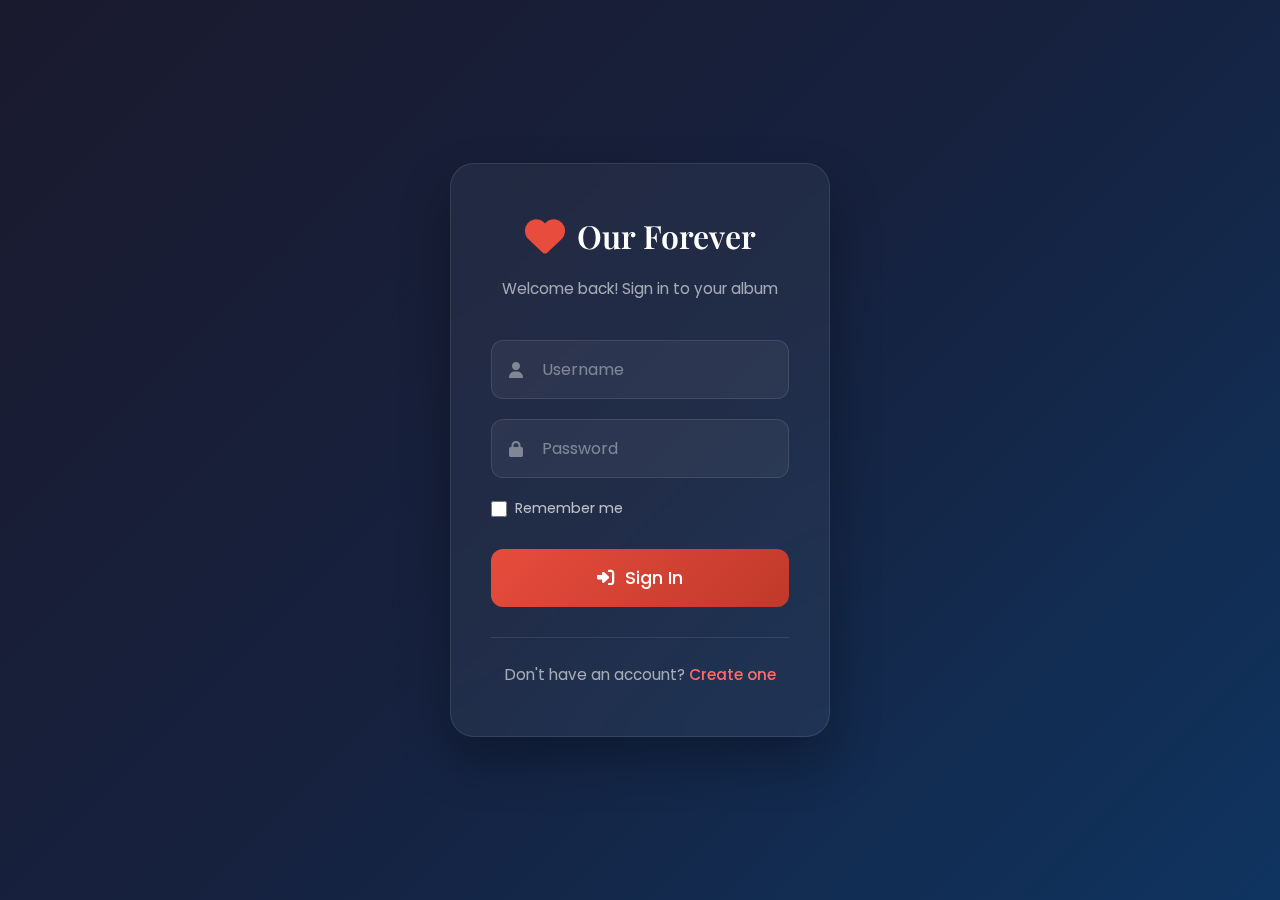
<file: templates/login.html>
<!DOCTYPE html>
<html lang="en">
<head>
  <meta charset="UTF-8" />
  <meta name="viewport" content="width=device-width, initial-scale=1.0">
  <title>Login - Our Forever</title>
  <link rel="icon" href="data:image/svg+xml,<svg xmlns='http://www.w3.org/2000/svg' viewBox='0 0 100 100'><text y='.9em' font-size='90'>❤️</text></svg>">
  <link href="https://fonts.googleapis.com/css2?family=Playfair+Display:wght@400;500;600;700&family=Poppins:wght@300;400;500;600&display=swap" rel="stylesheet">
  <link rel="stylesheet" href="https://cdnjs.cloudflare.com/ajax/libs/font-awesome/6.4.0/css/all.min.css">
  <style>
    * {
      margin: 0;
      padding: 0;
      box-sizing: border-box;
    }

    body {
      font-family: 'Poppins', sans-serif;
      min-height: 100vh;
      display: flex;
      align-items: center;
      justify-content: center;
      background: linear-gradient(135deg, #1a1a2e 0%, #16213e 50%, #0f3460 100%);
      position: relative;
      overflow: hidden;
    }

    body::before {
      content: '';
      position: absolute;
      top: 0;
      left: 0;
      right: 0;
      bottom: 0;
      background: url('https://images.unsplash.com/photo-1518199266791-5375a83190b7?w=1920&h=1080&fit=crop') center/cover;
      opacity: 0.1;
    }

    .floating-hearts {
      position: absolute;
      inset: 0;
      pointer-events: none;
      overflow: hidden;
    }

    .floating-heart {
      position: absolute;
      color: rgba(231, 76, 60, 0.3);
      animation: float-up linear infinite;
    }

    @keyframes float-up {
      0% {
        transform: translateY(100vh) rotate(0deg);
        opacity: 0;
      }
      10% { opacity: 1; }
      90% { opacity: 1; }
      100% {
        transform: translateY(-100px) rotate(360deg);
        opacity: 0;
      }
    }

    .auth-container {
      position: relative;
      z-index: 10;
      width: 100%;
      max-width: 420px;
      padding: 20px;
    }

    .auth-card {
      background: rgba(255, 255, 255, 0.05);
      backdrop-filter: blur(20px);
      border: 1px solid rgba(255, 255, 255, 0.1);
      border-radius: 24px;
      padding: 50px 40px;
      box-shadow: 0 25px 50px rgba(0, 0, 0, 0.3);
    }

    .auth-header {
      text-align: center;
      margin-bottom: 40px;
    }

    .auth-logo {
      display: flex;
      align-items: center;
      justify-content: center;
      gap: 12px;
      margin-bottom: 20px;
    }

    .auth-logo i {
      font-size: 2.5rem;
      color: #e74c3c;
      animation: heartbeat 1.5s infinite;
    }

    @keyframes heartbeat {
      0%, 100% { transform: scale(1); }
      50% { transform: scale(1.1); }
    }

    .auth-logo span {
      font-family: 'Playfair Display', serif;
      font-size: 2rem;
      font-weight: 600;
      color: #fff;
    }

    .auth-header p {
      color: rgba(255, 255, 255, 0.6);
      font-size: 0.95rem;
    }

    .auth-form {
      display: flex;
      flex-direction: column;
      gap: 20px;
    }

    .form-group {
      position: relative;
    }

    .form-group i {
      position: absolute;
      left: 18px;
      top: 50%;
      transform: translateY(-50%);
      color: rgba(255, 255, 255, 0.4);
      font-size: 1rem;
      transition: color 0.3s ease;
    }

    .form-group input {
      width: 100%;
      padding: 16px 18px 16px 50px;
      background: rgba(255, 255, 255, 0.05);
      border: 1px solid rgba(255, 255, 255, 0.1);
      border-radius: 12px;
      color: #fff;
      font-size: 1rem;
      font-family: 'Poppins', sans-serif;
      outline: none;
      transition: all 0.3s ease;
    }

    .form-group input::placeholder {
      color: rgba(255, 255, 255, 0.4);
    }

    .form-group input:focus {
      border-color: #e74c3c;
      background: rgba(255, 255, 255, 0.08);
    }

    .form-group input:focus + i,
    .form-group:focus-within i {
      color: #e74c3c;
    }

    .remember-forgot {
      display: flex;
      justify-content: space-between;
      align-items: center;
      font-size: 0.9rem;
    }

    .remember-me {
      display: flex;
      align-items: center;
      gap: 8px;
      color: rgba(255, 255, 255, 0.7);
      cursor: pointer;
    }

    .remember-me input {
      accent-color: #e74c3c;
      width: 16px;
      height: 16px;
    }

    .forgot-link {
      color: #ff6b6b;
      text-decoration: none;
      transition: color 0.3s ease;
    }

    .forgot-link:hover {
      color: #e74c3c;
    }

    .submit-btn {
      width: 100%;
      padding: 16px;
      background: linear-gradient(135deg, #e74c3c, #c0392b);
      border: none;
      border-radius: 12px;
      color: #fff;
      font-size: 1.1rem;
      font-weight: 500;
      font-family: 'Poppins', sans-serif;
      cursor: pointer;
      display: flex;
      align-items: center;
      justify-content: center;
      gap: 10px;
      transition: all 0.3s ease;
      margin-top: 10px;
    }

    .submit-btn:hover {
      transform: translateY(-2px);
      box-shadow: 0 10px 30px rgba(231, 76, 60, 0.4);
    }

    .submit-btn:disabled {
      opacity: 0.7;
      cursor: not-allowed;
      transform: none;
    }

    .auth-footer {
      text-align: center;
      margin-top: 30px;
      padding-top: 25px;
      border-top: 1px solid rgba(255, 255, 255, 0.1);
    }

    .auth-footer p {
      color: rgba(255, 255, 255, 0.6);
      font-size: 0.95rem;
    }

    .auth-footer a {
      color: #ff6b6b;
      text-decoration: none;
      font-weight: 500;
      transition: color 0.3s ease;
    }

    .auth-footer a:hover {
      color: #e74c3c;
    }

    .error-message {
      background: rgba(231, 76, 60, 0.2);
      border: 1px solid rgba(231, 76, 60, 0.3);
      border-radius: 10px;
      padding: 12px 15px;
      color: #ff6b6b;
      font-size: 0.9rem;
      display: none;
      align-items: center;
      gap: 10px;
    }

    .error-message.show {
      display: flex;
    }

    .success-message {
      background: rgba(46, 204, 113, 0.2);
      border: 1px solid rgba(46, 204, 113, 0.3);
      border-radius: 10px;
      padding: 12px 15px;
      color: #2ecc71;
      font-size: 0.9rem;
      display: none;
      align-items: center;
      gap: 10px;
    }

    .success-message.show {
      display: flex;
    }

    @media (max-width: 480px) {
      .auth-card {
        padding: 40px 25px;
      }

      .auth-logo span {
        font-size: 1.6rem;
      }
    }
  </style>
</head>
<body>
  <div class="floating-hearts" id="hearts-container"></div>

  <div class="auth-container">
    <div class="auth-card">
      <div class="auth-header">
        <div class="auth-logo">
          <i class="fas fa-heart"></i>
          <span>Our Forever</span>
        </div>
        <p>Welcome back! Sign in to your album</p>
      </div>

      <form class="auth-form" id="login-form">
        <div class="error-message" id="error-msg">
          <i class="fas fa-exclamation-circle"></i>
          <span></span>
        </div>

        <div class="success-message" id="success-msg">
          <i class="fas fa-check-circle"></i>
          <span></span>
        </div>

        <div class="form-group">
          <input type="text" id="username" name="username" placeholder="Username" required>
          <i class="fas fa-user"></i>
        </div>

        <div class="form-group">
          <input type="password" id="password" name="password" placeholder="Password" required>
          <i class="fas fa-lock"></i>
        </div>

        <div class="remember-forgot">
          <label class="remember-me">
            <input type="checkbox" name="remember">
            Remember me
          </label>
        </div>

        <button type="submit" class="submit-btn" id="submit-btn">
          <i class="fas fa-sign-in-alt"></i>
          Sign In
        </button>
      </form>

      <div class="auth-footer">
        <p>Don't have an account? <a href="/signup">Create one</a></p>
      </div>
    </div>
  </div>

  <script>
    // Floating hearts
    const heartsContainer = document.getElementById('hearts-container');

    function createFloatingHeart() {
      const heart = document.createElement('div');
      heart.className = 'floating-heart';
      heart.innerHTML = '♥';
      heart.style.left = Math.random() * 100 + 'vw';
      heart.style.fontSize = (15 + Math.random() * 20) + 'px';
      heart.style.animationDuration = (8 + Math.random() * 7) + 's';
      heartsContainer.appendChild(heart);
      setTimeout(() => heart.remove(), 15000);
    }

    setInterval(createFloatingHeart, 800);

    // Login form
    const loginForm = document.getElementById('login-form');
    const submitBtn = document.getElementById('submit-btn');
    const errorMsg = document.getElementById('error-msg');
    const successMsg = document.getElementById('success-msg');

    loginForm.addEventListener('submit', async (e) => {
      e.preventDefault();

      const username = document.getElementById('username').value;
      const password = document.getElementById('password').value;

      submitBtn.innerHTML = '<i class="fas fa-spinner fa-spin"></i> Signing in...';
      submitBtn.disabled = true;
      errorMsg.classList.remove('show');
      successMsg.classList.remove('show');

      try {
        const formData = new FormData();
        formData.append('username', username);
        formData.append('password', password);

        const response = await fetch('/api/login', {
          method: 'POST',
          body: formData
        });

        const data = await response.json();

        if (data.success) {
          successMsg.querySelector('span').textContent = 'Login successful! Redirecting...';
          successMsg.classList.add('show');
          setTimeout(() => {
            window.location.href = '/';
          }, 1000);
        } else {
          errorMsg.querySelector('span').textContent = data.message || 'Invalid credentials';
          errorMsg.classList.add('show');
          submitBtn.innerHTML = '<i class="fas fa-sign-in-alt"></i> Sign In';
          submitBtn.disabled = false;
        }
      } catch (error) {
        errorMsg.querySelector('span').textContent = 'Something went wrong. Please try again.';
        errorMsg.classList.add('show');
        submitBtn.innerHTML = '<i class="fas fa-sign-in-alt"></i> Sign In';
        submitBtn.disabled = false;
      }
    });
  </script>
</body>
</html>
</file>
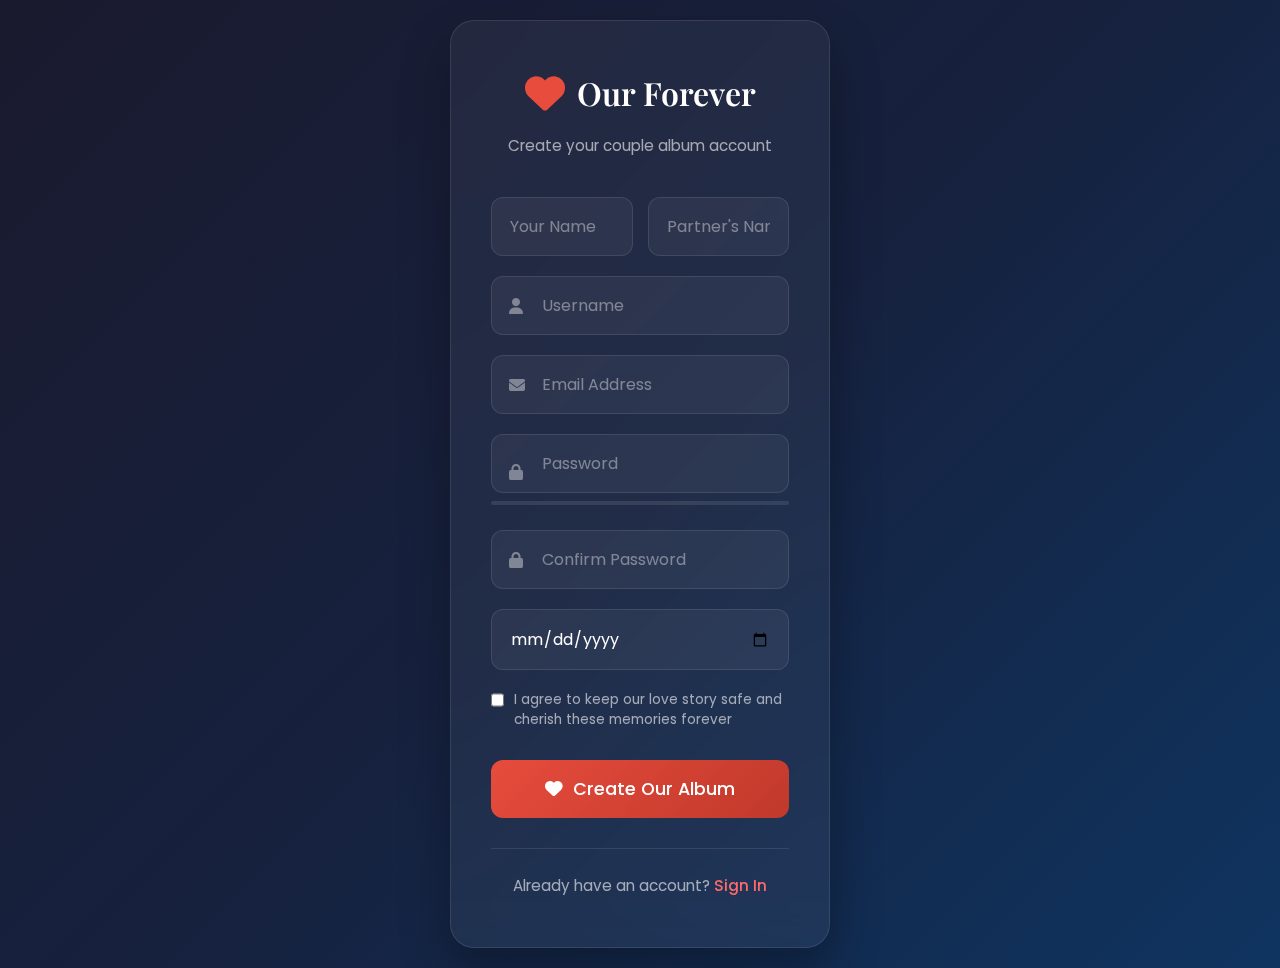
<file: templates/signup.html>
<!DOCTYPE html>
<html lang="en">
<head>
  <meta charset="UTF-8" />
  <meta name="viewport" content="width=device-width, initial-scale=1.0">
  <title>Sign Up - Our Forever</title>
  <link rel="icon" href="data:image/svg+xml,<svg xmlns='http://www.w3.org/2000/svg' viewBox='0 0 100 100'><text y='.9em' font-size='90'>❤️</text></svg>">
  <link href="https://fonts.googleapis.com/css2?family=Playfair+Display:wght@400;500;600;700&family=Poppins:wght@300;400;500;600&display=swap" rel="stylesheet">
  <link rel="stylesheet" href="https://cdnjs.cloudflare.com/ajax/libs/font-awesome/6.4.0/css/all.min.css">
  <style>
    * {
      margin: 0;
      padding: 0;
      box-sizing: border-box;
    }

    body {
      font-family: 'Poppins', sans-serif;
      min-height: 100vh;
      display: flex;
      align-items: center;
      justify-content: center;
      background: linear-gradient(135deg, #1a1a2e 0%, #16213e 50%, #0f3460 100%);
      position: relative;
      overflow: hidden;
    }

    body::before {
      content: '';
      position: absolute;
      top: 0;
      left: 0;
      right: 0;
      bottom: 0;
      background: url('https://images.unsplash.com/photo-1518199266791-5375a83190b7?w=1920&h=1080&fit=crop') center/cover;
      opacity: 0.1;
    }

    .floating-hearts {
      position: absolute;
      inset: 0;
      pointer-events: none;
      overflow: hidden;
    }

    .floating-heart {
      position: absolute;
      color: rgba(231, 76, 60, 0.3);
      animation: float-up linear infinite;
    }

    @keyframes float-up {
      0% {
        transform: translateY(100vh) rotate(0deg);
        opacity: 0;
      }
      10% { opacity: 1; }
      90% { opacity: 1; }
      100% {
        transform: translateY(-100px) rotate(360deg);
        opacity: 0;
      }
    }

    .auth-container {
      position: relative;
      z-index: 10;
      width: 100%;
      max-width: 420px;
      padding: 20px;
    }

    .auth-card {
      background: rgba(255, 255, 255, 0.05);
      backdrop-filter: blur(20px);
      border: 1px solid rgba(255, 255, 255, 0.1);
      border-radius: 24px;
      padding: 50px 40px;
      box-shadow: 0 25px 50px rgba(0, 0, 0, 0.3);
    }

    .auth-header {
      text-align: center;
      margin-bottom: 40px;
    }

    .auth-logo {
      display: flex;
      align-items: center;
      justify-content: center;
      gap: 12px;
      margin-bottom: 20px;
    }

    .auth-logo i {
      font-size: 2.5rem;
      color: #e74c3c;
      animation: heartbeat 1.5s infinite;
    }

    @keyframes heartbeat {
      0%, 100% { transform: scale(1); }
      50% { transform: scale(1.1); }
    }

    .auth-logo span {
      font-family: 'Playfair Display', serif;
      font-size: 2rem;
      font-weight: 600;
      color: #fff;
    }

    .auth-header p {
      color: rgba(255, 255, 255, 0.6);
      font-size: 0.95rem;
    }

    .auth-form {
      display: flex;
      flex-direction: column;
      gap: 20px;
    }

    .form-group {
      position: relative;
    }

    .form-group i.icon {
      position: absolute;
      left: 18px;
      top: 50%;
      transform: translateY(-50%);
      color: rgba(255, 255, 255, 0.4);
      font-size: 1rem;
      transition: color 0.3s ease;
    }

    .form-group input {
      width: 100%;
      padding: 16px 18px 16px 50px;
      background: rgba(255, 255, 255, 0.05);
      border: 1px solid rgba(255, 255, 255, 0.1);
      border-radius: 12px;
      color: #fff;
      font-size: 1rem;
      font-family: 'Poppins', sans-serif;
      outline: none;
      transition: all 0.3s ease;
    }

    .form-group input::placeholder {
      color: rgba(255, 255, 255, 0.4);
    }

    .form-group input:focus {
      border-color: #e74c3c;
      background: rgba(255, 255, 255, 0.08);
    }

    .form-group input:focus ~ i.icon {
      color: #e74c3c;
    }

    .form-row {
      display: grid;
      grid-template-columns: 1fr 1fr;
      gap: 15px;
    }

    .form-row .form-group input {
      padding-left: 18px;
    }

    .password-strength {
      height: 4px;
      background: rgba(255, 255, 255, 0.1);
      border-radius: 2px;
      margin-top: 8px;
      overflow: hidden;
    }

    .password-strength .strength-bar {
      height: 100%;
      width: 0%;
      border-radius: 2px;
      transition: all 0.3s ease;
    }

    .password-strength .strength-bar.weak { width: 33%; background: #e74c3c; }
    .password-strength .strength-bar.medium { width: 66%; background: #f39c12; }
    .password-strength .strength-bar.strong { width: 100%; background: #2ecc71; }

    .strength-text {
      font-size: 0.8rem;
      margin-top: 5px;
      color: rgba(255, 255, 255, 0.5);
    }

    .submit-btn {
      width: 100%;
      padding: 16px;
      background: linear-gradient(135deg, #e74c3c, #c0392b);
      border: none;
      border-radius: 12px;
      color: #fff;
      font-size: 1.1rem;
      font-weight: 500;
      font-family: 'Poppins', sans-serif;
      cursor: pointer;
      display: flex;
      align-items: center;
      justify-content: center;
      gap: 10px;
      transition: all 0.3s ease;
      margin-top: 10px;
    }

    .submit-btn:hover {
      transform: translateY(-2px);
      box-shadow: 0 10px 30px rgba(231, 76, 60, 0.4);
    }

    .submit-btn:disabled {
      opacity: 0.7;
      cursor: not-allowed;
      transform: none;
    }

    .auth-footer {
      text-align: center;
      margin-top: 30px;
      padding-top: 25px;
      border-top: 1px solid rgba(255, 255, 255, 0.1);
    }

    .auth-footer p {
      color: rgba(255, 255, 255, 0.6);
      font-size: 0.95rem;
    }

    .auth-footer a {
      color: #ff6b6b;
      text-decoration: none;
      font-weight: 500;
      transition: color 0.3s ease;
    }

    .auth-footer a:hover {
      color: #e74c3c;
    }

    .error-message {
      background: rgba(231, 76, 60, 0.2);
      border: 1px solid rgba(231, 76, 60, 0.3);
      border-radius: 10px;
      padding: 12px 15px;
      color: #ff6b6b;
      font-size: 0.9rem;
      display: none;
      align-items: center;
      gap: 10px;
    }

    .error-message.show {
      display: flex;
    }

    .success-message {
      background: rgba(46, 204, 113, 0.2);
      border: 1px solid rgba(46, 204, 113, 0.3);
      border-radius: 10px;
      padding: 12px 15px;
      color: #2ecc71;
      font-size: 0.9rem;
      display: none;
      align-items: center;
      gap: 10px;
    }

    .success-message.show {
      display: flex;
    }

    .terms {
      display: flex;
      align-items: flex-start;
      gap: 10px;
      font-size: 0.85rem;
      color: rgba(255, 255, 255, 0.6);
    }

    .terms input {
      accent-color: #e74c3c;
      width: 16px;
      height: 16px;
      margin-top: 2px;
    }

    .terms a {
      color: #ff6b6b;
      text-decoration: none;
    }

    @media (max-width: 480px) {
      .auth-card {
        padding: 40px 25px;
      }

      .auth-logo span {
        font-size: 1.6rem;
      }

      .form-row {
        grid-template-columns: 1fr;
      }
    }
  </style>
</head>
<body>
  <div class="floating-hearts" id="hearts-container"></div>

  <div class="auth-container">
    <div class="auth-card">
      <div class="auth-header">
        <div class="auth-logo">
          <i class="fas fa-heart"></i>
          <span>Our Forever</span>
        </div>
        <p>Create your couple album account</p>
      </div>

      <form class="auth-form" id="signup-form">
        <div class="error-message" id="error-msg">
          <i class="fas fa-exclamation-circle"></i>
          <span></span>
        </div>

        <div class="success-message" id="success-msg">
          <i class="fas fa-check-circle"></i>
          <span></span>
        </div>

        <div class="form-row">
          <div class="form-group">
            <input type="text" id="partner1" name="partner1" placeholder="Your Name" required>
          </div>
          <div class="form-group">
            <input type="text" id="partner2" name="partner2" placeholder="Partner's Name" required>
          </div>
        </div>

        <div class="form-group">
          <input type="text" id="username" name="username" placeholder="Username" required>
          <i class="fas fa-user icon"></i>
        </div>

        <div class="form-group">
          <input type="email" id="email" name="email" placeholder="Email Address" required>
          <i class="fas fa-envelope icon"></i>
        </div>

        <div class="form-group">
          <input type="password" id="password" name="password" placeholder="Password" required minlength="6">
          <i class="fas fa-lock icon"></i>
          <div class="password-strength">
            <div class="strength-bar" id="strength-bar"></div>
          </div>
          <div class="strength-text" id="strength-text"></div>
        </div>

        <div class="form-group">
          <input type="password" id="confirm-password" name="confirm_password" placeholder="Confirm Password" required>
          <i class="fas fa-lock icon"></i>
        </div>

        <div class="form-group">
          <input type="date" id="anniversary" name="anniversary" placeholder="Anniversary Date" style="padding-left: 18px;">
        </div>

        <label class="terms">
          <input type="checkbox" name="terms" required>
          <span>I agree to keep our love story safe and cherish these memories forever</span>
        </label>

        <button type="submit" class="submit-btn" id="submit-btn">
          <i class="fas fa-heart"></i>
          Create Our Album
        </button>
      </form>

      <div class="auth-footer">
        <p>Already have an account? <a href="/login">Sign In</a></p>
      </div>
    </div>
  </div>

  <script>
    // Floating hearts
    const heartsContainer = document.getElementById('hearts-container');

    function createFloatingHeart() {
      const heart = document.createElement('div');
      heart.className = 'floating-heart';
      heart.innerHTML = '♥';
      heart.style.left = Math.random() * 100 + 'vw';
      heart.style.fontSize = (15 + Math.random() * 20) + 'px';
      heart.style.animationDuration = (8 + Math.random() * 7) + 's';
      heartsContainer.appendChild(heart);
      setTimeout(() => heart.remove(), 15000);
    }

    setInterval(createFloatingHeart, 800);

    // Password strength checker
    const passwordInput = document.getElementById('password');
    const strengthBar = document.getElementById('strength-bar');
    const strengthText = document.getElementById('strength-text');

    passwordInput.addEventListener('input', () => {
      const password = passwordInput.value;
      let strength = 0;

      if (password.length >= 6) strength++;
      if (password.length >= 10) strength++;
      if (/[A-Z]/.test(password)) strength++;
      if (/[0-9]/.test(password)) strength++;
      if (/[^A-Za-z0-9]/.test(password)) strength++;

      strengthBar.className = 'strength-bar';

      if (password.length === 0) {
        strengthText.textContent = '';
      } else if (strength <= 2) {
        strengthBar.classList.add('weak');
        strengthText.textContent = 'Weak password';
      } else if (strength <= 3) {
        strengthBar.classList.add('medium');
        strengthText.textContent = 'Medium strength';
      } else {
        strengthBar.classList.add('strong');
        strengthText.textContent = 'Strong password';
      }
    });

    // Signup form
    const signupForm = document.getElementById('signup-form');
    const submitBtn = document.getElementById('submit-btn');
    const errorMsg = document.getElementById('error-msg');
    const successMsg = document.getElementById('success-msg');

    signupForm.addEventListener('submit', async (e) => {
      e.preventDefault();

      const password = document.getElementById('password').value;
      const confirmPassword = document.getElementById('confirm-password').value;

      if (password !== confirmPassword) {
        errorMsg.querySelector('span').textContent = 'Passwords do not match';
        errorMsg.classList.add('show');
        return;
      }

      submitBtn.innerHTML = '<i class="fas fa-spinner fa-spin"></i> Creating...';
      submitBtn.disabled = true;
      errorMsg.classList.remove('show');
      successMsg.classList.remove('show');

      try {
        const formData = new FormData(signupForm);

        const response = await fetch('/api/signup', {
          method: 'POST',
          body: formData
        });

        const data = await response.json();

        if (data.success) {
          successMsg.querySelector('span').textContent = 'Account created! Redirecting to login...';
          successMsg.classList.add('show');
          setTimeout(() => {
            window.location.href = '/login';
          }, 1500);
        } else {
          errorMsg.querySelector('span').textContent = data.message || 'Signup failed';
          errorMsg.classList.add('show');
          submitBtn.innerHTML = '<i class="fas fa-heart"></i> Create Our Album';
          submitBtn.disabled = false;
        }
      } catch (error) {
        errorMsg.querySelector('span').textContent = 'Something went wrong. Please try again.';
        errorMsg.classList.add('show');
        submitBtn.innerHTML = '<i class="fas fa-heart"></i> Create Our Album';
        submitBtn.disabled = false;
      }
    });
  </script>
</body>
</html>
</file>
